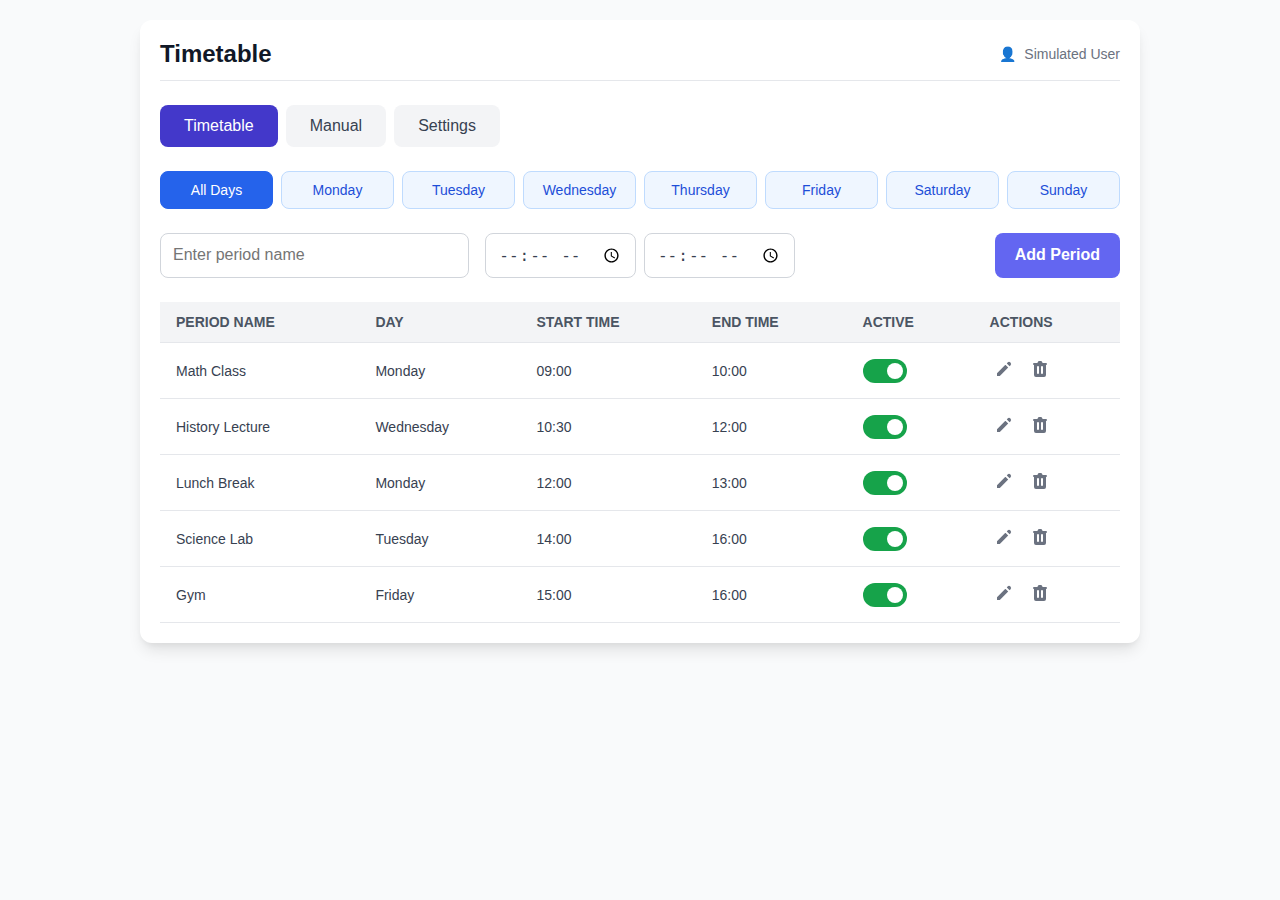
<file: websection/page.html>
<!DOCTYPE html>
<html lang="en">
<head>
    <meta charset="UTF-8">
    <meta name="viewport" content="width=device-width, initial-scale=1.0">
    <title>Simulated Timetable</title>
    <style>
        :root {
            /* Primary Colors */
            --color-indigo-700: #4338ca;
            --color-indigo-500: #6366f1;
            --color-blue-600: #2563eb;
            --color-blue-700: #1d4ed8;
            --color-blue-500: #3b82f6;
            --color-blue-400: #60a5fa;
            --color-blue-300: #93c5fd;
            --color-blue-50: #eff6ff;
            --color-blue-200: #bfdbfe;
            --color-red-600: #dc2626;
            --color-red-700: #b91c1c;
            --color-red-500: #ef4444;
            --color-green-600: #16a34a;
            --color-green-900: #14532d;
            --color-green-500: #22c55e;

            /* Neutral Colors */
            --color-gray-900: #111827;
            --color-gray-800: #1f2937;
            --color-gray-700: #374151;
            --color-gray-600: #4b5563;
            --color-gray-500: #6b7280;
            --color-gray-400: #9ca3af;
            --color-gray-300: #d1d5db;
            --color-gray-200: #e5e7eb;
            --color-gray-100: #f3f4f6;
            --color-gray-50: #f9fafb;
            --color-white: #ffffff;
        }

        /* General styles */
        body {
            font-family: -apple-system, BlinkMacSystemFont, "Segoe UI", Roboto, Helvetica, Arial, sans-serif, "Apple Color Emoji", "Segoe UI Emoji", "Segoe UI Symbol";
            background-color: var(--color-gray-50);
            color: var(--color-gray-700);
            margin: 0;
            padding: 0;
            display: flex;
            justify-content: center;
            align-items: flex-start;
            min-height: 100vh;
        }

        .container {
            width: 100%;
            max-width: 960px;
            margin: 20px;
            padding: 20px;
            background-color: var(--color-white);
            border-radius: 12px;
            box-shadow: 0 10px 15px -3px rgba(0, 0, 0, 0.1), 0 4px 6px -2px rgba(0, 0, 0, 0.05);
        }

        /* Header */
        .header {
            display: flex;
            justify-content: space-between;
            align-items: center;
            border-bottom: 1px solid var(--color-gray-200);
            padding-bottom: 12px;
            margin-bottom: 24px;
        }

        .logo h1 {
            font-size: 1.5rem;
            font-weight: 700;
            color: var(--color-gray-900);
            margin: 0;
        }

        .user-info {
            display: flex;
            align-items: center;
            color: var(--color-gray-500);
            font-size: 0.875rem;
        }

        .user-info .user-icon {
            margin-right: 8px;
        }

        /* Navigation */
        .navigation {
            display: flex;
            gap: 8px;
            margin-bottom: 24px;
        }

        .nav-btn {
            background-color: var(--color-gray-100);
            color: var(--color-gray-700);
            border: none;
            padding: 12px 24px;
            font-size: 1rem;
            font-weight: 500;
            cursor: pointer;
            border-radius: 8px;
            transition: background-color 0.2s, box-shadow 0.2s, color 0.2s;
        }

        .nav-btn:hover {
            background-color: var(--color-gray-200);
        }

        .nav-btn.active {
            background-color: var(--color-indigo-700);
            color: var(--color-white);
        }

        /* Section styles */
        .section {
            display: none;
        }

        .section.active-section {
            display: block;
        }

        /* Timetable specific styles */
        .day-selection {
            display: grid;
            grid-template-columns: repeat(2, 1fr);
            gap: 8px;
            margin-bottom: 24px;
        }

        @media (min-width: 600px) {
            .day-selection {
                grid-template-columns: repeat(4, 1fr);
            }
        }

        @media (min-width: 900px) {
            .day-selection {
                grid-template-columns: repeat(8, 1fr);
            }
        }

        .day-btn {
            background-color: var(--color-blue-50);
            color: var(--color-blue-700);
            border: 1px solid var(--color-blue-200);
            padding: 10px;
            font-size: 0.875rem;
            font-weight: 500;
            cursor: pointer;
            border-radius: 8px;
            transition: background-color 0.2s, border-color 0.2s;
        }

        .day-btn:hover {
            background-color: var(--color-blue-100);
            border-color: var(--color-blue-300);
        }

        .day-btn.active {
            background-color: var(--color-blue-600);
            color: var(--color-white);
            border-color: var(--color-blue-600);
        }

        .add-period-form {
            display: grid;
            grid-template-columns: 1fr;
            gap: 16px;
            margin-bottom: 24px;
        }

        @media (min-width: 600px) {
            .add-period-form {
                grid-template-columns: repeat(3, 1fr);
            }
        }

        .add-period-form input {
            width: 100%;
            padding: 10px 12px;
            border: 1px solid var(--color-gray-300);
            border-radius: 8px;
            box-sizing: border-box;
            font-size: 1rem;
            color: var(--color-gray-700);
            transition: border-color 0.2s;
        }

        .add-period-form input:focus {
            outline: none;
            border-color: var(--color-blue-500);
        }

        .add-period-form .time-inputs {
            display: flex;
            gap: 8px;
        }

        .add-period-form .form-actions {
            display: flex;
            justify-content: flex-end;
            gap: 8px;
        }

        .btn {
            padding: 10px 20px;
            border: none;
            border-radius: 8px;
            font-size: 1rem;
            font-weight: 600;
            cursor: pointer;
            transition: background-color 0.2s, box-shadow 0.2s;
        }

        .btn-primary {
            background-color: var(--color-indigo-500);
            color: var(--color-white);
        }

        .btn-primary:hover {
            background-color: var(--color-indigo-700);
        }
        
        .btn-cancel {
            background-color: var(--color-gray-200);
            color: var(--color-gray-700);
        }

        .btn-cancel:hover {
            background-color: var(--color-gray-300);
        }

        .table-wrapper {
            overflow-x: auto;
        }

        .timetable-table {
            width: 100%;
            border-collapse: collapse;
            text-align: left;
            font-size: 0.875rem;
        }

        .timetable-table thead tr {
            background-color: var(--color-gray-100);
            border-bottom: 1px solid var(--color-gray-200);
            color: var(--color-gray-600);
            text-transform: uppercase;
            font-weight: 600;
        }

        .timetable-table th, .timetable-table td {
            padding: 12px 16px;
            border-bottom: 1px solid var(--color-gray-200);
            white-space: nowrap;
        }

        .timetable-table tbody tr {
            transition: background-color 0.2s;
        }
        
        .timetable-table tbody tr.editing-row, .timetable-table tbody tr:hover {
            background-color: var(--color-gray-50);
        }

        .timetable-table tbody tr.deactivated-row {
            background-color: var(--color-gray-50);
            color: var(--color-gray-400);
        }

        .timetable-table .status-indicator {
            height: 12px;
            width: 12px;
            background-color: var(--color-green-500);
            border-radius: 9999px;
            display: inline-block;
            margin-right: 8px;
            vertical-align: middle;
            transition: background-color 0.2s;
        }

        .timetable-table .deactivated-row .status-indicator {
            background-color: var(--color-gray-400);
        }

        .timetable-table .actions {
            display: flex;
            gap: 8px;
        }

        .timetable-table .action-btn {
            background-color: transparent;
            border: none;
            color: var(--color-gray-500);
            cursor: pointer;
            padding: 4px;
            transition: color 0.2s;
        }

        .timetable-table .action-btn:hover {
            color: var(--color-gray-700);
        }

        .timetable-table .action-btn.edit-btn:hover {
            color: var(--color-blue-500);
        }

        .timetable-table .action-btn.delete-btn:hover {
            color: var(--color-red-500);
        }

        /* Input switch styles */
        .switch {
            position: relative;
            display: inline-block;
            width: 44px;
            height: 24px;
        }

        .switch input {
            opacity: 0;
            width: 0;
            height: 0;
        }

        .slider {
            position: absolute;
            cursor: pointer;
            top: 0;
            left: 0;
            right: 0;
            bottom: 0;
            background-color: var(--color-gray-200);
            transition: .4s;
            border-radius: 24px;
        }

        .slider:before {
            position: absolute;
            content: "";
            height: 16px;
            width: 16px;
            left: 4px;
            bottom: 4px;
            background-color: white;
            transition: .4s;
            border-radius: 50%;
        }

        input:checked + .slider {
            background-color: var(--color-green-600);
        }

        input:focus + .slider {
            box-shadow: 0 0 1px var(--color-green-600);
        }

        input:checked + .slider:before {
            transform: translateX(20px);
        }

        /* Settings section styles */
        .settings-grid {
            display: grid;
            grid-template-columns: 1fr;
            gap: 24px;
        }

        @media (min-width: 600px) {
            .settings-grid {
                grid-template-columns: repeat(2, 1fr);
            }
        }

        .settings-card {
            background-color: var(--color-gray-50);
            padding: 20px;
            border-radius: 8px;
            border: 1px solid var(--color-gray-200);
        }

        .settings-card h3 {
            margin: 0 0 16px 0;
            font-size: 1.125rem;
            color: var(--color-gray-800);
        }

        /* Manual section styles */
        .manual-content {
            padding: 16px;
            background-color: var(--color-gray-50);
            border-radius: 8px;
            border: 1px solid var(--color-gray-200);
        }
        
        .manual-content h2 {
            margin-top: 0;
        }
        
        .manual-list {
            list-style-type: disc;
            padding-left: 20px;
            margin: 0;
        }

        .manual-list li {
            margin-bottom: 8px;
        }

        /* Custom Modal styles */
        .custom-modal-overlay {
            position: fixed;
            top: 0;
            left: 0;
            width: 100%;
            height: 100%;
            background-color: rgba(0, 0, 0, 0.5);
            display: none; /* Initially hidden */
            justify-content: center;
            align-items: center;
            z-index: 1000;
        }

        .custom-modal-content {
            background-color: var(--color-white);
            padding: 32px;
            border-radius: 12px;
            box-shadow: 0 20px 25px -5px rgba(0, 0, 0, 0.1), 0 10px 10px -5px rgba(0, 0, 0, 0.04);
            max-width: 400px;
            text-align: center;
        }

        .custom-modal-content h3 {
            margin-top: 0;
            font-size: 1.25rem;
            color: var(--color-gray-900);
        }

        .custom-modal-content p {
            margin: 8px 0 24px 0;
            color: var(--color-gray-600);
        }

        .modal-buttons {
            display: flex;
            justify-content: center;
            gap: 12px;
        }

        .btn-danger {
            background-color: var(--color-red-600);
            color: var(--color-white);
        }
        
        .btn-danger:hover {
            background-color: var(--color-red-700);
        }

    </style>
</head>
<body>

    <div class="container">
        <header class="header">
            <div class="logo">
                <h1>Timetable</h1>
            </div>
            <div class="user-info">
                <span class="user-icon">👤</span>
                <span id="user-email-placeholder">Simulated User</span>
            </div>
        </header>

        <nav class="navigation">
            <button id="navTimetableBtn" class="nav-btn active">Timetable</button>
            <button id="navManualBtn" class="nav-btn">Manual</button>
            <button id="navSettingsBtn" class="nav-btn">Settings</button>
        </nav>

        <!-- Timetable Section -->
        <section id="timetableSection" class="section active-section">
            <div class="day-selection" id="day-selection">
                <!-- Day buttons will be rendered here by JavaScript -->
            </div>

            <div class="add-period-form">
                <input type="text" id="periodNameInput" placeholder="Enter period name" />
                <div class="time-inputs">
                    <input type="time" id="startTimeInput" />
                    <input type="time" id="endTimeInput" />
                </div>
                <div class="form-actions">
                    <button id="addPeriodBtn" class="btn btn-primary">Add Period</button>
                </div>
            </div>

            <div class="table-wrapper">
                <table class="timetable-table">
                    <thead>
                        <tr>
                            <th>Period Name</th>
                            <th>Day</th>
                            <th>Start Time</th>
                            <th>End Time</th>
                            <th>Active</th>
                            <th>Actions</th>
                        </tr>
                    </thead>
                    <tbody id="timetable-body">
                        <!-- Timetable rows will be rendered here by JavaScript -->
                    </tbody>
                </table>
            </div>
        </section>

        <!-- Manual Section -->
        <section id="manualSection" class="section hidden-section">
            <div class="manual-content">
                <h2>User Manual</h2>
                <p>Welcome to your real-time timetable! This manual will guide you through the features.</p>
                <ul class="manual-list">
                    <li><b>Add a Period:</b> Enter the name, start time, and end time in the form at the top and click "Add Period."</li>
                    <li><b>Edit a Period:</b> Click the pencil icon next to a period. The row will become editable. Click the save icon to commit changes.</li>
                    <li><b>Delete a Period:</b> Click the trash can icon to remove a period. A confirmation pop-up will appear.</li>
                    <li><b>Activate/Deactivate:</b> Use the toggle switch to set a period as active or inactive. Inactive periods are grayed out.</li>
                    <li><b>Day Filter:</b> Use the buttons at the top to filter the timetable by day of the week.</li>
                </ul>
            </div>
        </section>

        <!-- Settings Section -->
        <section id="settingsSection" class="section hidden-section">
            <div class="settings-grid">
                <div class="settings-card">
                    <h3>Theme</h3>
                    <p>Change the appearance of the application.</p>
                    <div class="flex gap-2">
                        <button class="btn btn-primary">Light Mode</button>
                        <button class="btn btn-primary" disabled>Dark Mode (Coming Soon)</button>
                    </div>
                </div>
                <div class="settings-card">
                    <h3>Notifications</h3>
                    <p>Enable or disable notifications for upcoming periods.</p>
                    <label class="switch">
                        <input type="checkbox" checked>
                        <span class="slider"></span>
                    </label>
                </div>
            </div>
        </section>

    </div>

    <!-- Custom Modal for Confirmation -->
    <div id="custom-modal-overlay" class="custom-modal-overlay">
        <div class="custom-modal-content">
            <h3 id="modal-title">Confirm Action</h3>
            <p id="modal-message">Are you sure you want to perform this action?</p>
            <div class="modal-buttons">
                <button id="modal-cancel-btn" class="btn btn-cancel">Cancel</button>
                <button id="modal-confirm-btn" class="btn btn-danger">Confirm</button>
            </div>
        </div>
    </div>

    <script type="module">
        let periods = [];
        let selectedDay = 'All Days';

        // DOM element references
        const navTimetableBtn = document.getElementById('navTimetableBtn');
        const navManualBtn = document.getElementById('navManualBtn');
        const navSettingsBtn = document.getElementById('navSettingsBtn');
        const timetableSection = document.getElementById('timetableSection');
        const manualSection = document.getElementById('manualSection');
        const settingsSection = document.getElementById('settingsSection');
        const userEmailPlaceholder = document.getElementById('user-email-placeholder');
        const daySelection = document.getElementById('day-selection');
        const timetableBody = document.getElementById('timetable-body');
        const periodNameInput = document.getElementById('periodNameInput');
        const startTimeInput = document.getElementById('startTimeInput');
        const endTimeInput = document.getElementById('endTimeInput');
        const addPeriodBtn = document.getElementById('addPeriodBtn');
        const customModalOverlay = document.getElementById('custom-modal-overlay');
        const modalTitle = document.getElementById('modal-title');
        const modalMessage = document.getElementById('modal-message');
        const modalCancelBtn = document.getElementById('modal-cancel-btn');
        const modalConfirmBtn = document.getElementById('modal-confirm-btn');

        // Function to show a custom modal (replaces alert/confirm)
        const showCustomModal = (title, message) => {
            return new Promise((resolve) => {
                modalTitle.textContent = title;
                modalMessage.textContent = message;
                customModalOverlay.style.display = 'flex';

                const handleConfirm = () => {
                    customModalOverlay.style.display = 'none';
                    resolve(true);
                };

                const handleCancel = () => {
                    customModalOverlay.style.display = 'none';
                    resolve(false);
                };

                modalConfirmBtn.onclick = handleConfirm;
                modalCancelBtn.onclick = handleCancel;
            });
        };

        // CRUD Operations using localStorage
        const savePeriodsToLocal = () => {
            localStorage.setItem('periods', JSON.stringify(periods));
        };

        const loadPeriodsFromLocal = () => {
            const storedPeriods = localStorage.getItem('periods');
            periods = storedPeriods ? JSON.parse(storedPeriods) : [];
        };

        const addPeriod = (name, day, startTime, endTime, isActive) => {
            const newPeriod = {
                id: crypto.randomUUID(),
                name,
                day,
                startTime,
                endTime,
                isActive,
                createdAt: new Date().toISOString()
            };
            periods.push(newPeriod);
            savePeriodsToLocal();
            periodNameInput.value = '';
            startTimeInput.value = '';
            endTimeInput.value = '';
            renderTimetable();
        };

        const updatePeriod = (id, updatedData) => {
            const index = periods.findIndex(p => p.id === id);
            if (index !== -1) {
                periods[index] = { ...periods[index], ...updatedData };
                savePeriodsToLocal();
                renderTimetable();
            }
        };

        const deletePeriod = async (id) => {
            const confirmed = await showCustomModal(
                "Delete Period",
                "Are you sure you want to delete this period?"
            );

            if (confirmed) {
                periods = periods.filter(p => p.id !== id);
                savePeriodsToLocal();
                renderTimetable();
            }
        };

        // UI Rendering Functions
        const renderTimetable = () => {
            // Sort data by startTime
            const sortedData = periods.sort((a, b) => a.startTime.localeCompare(b.startTime));
            
            timetableBody.innerHTML = '';
            const filteredPeriods = selectedDay === 'All Days'
                ? sortedData
                : sortedData.filter(p => p.day === selectedDay);

            if (filteredPeriods.length === 0) {
                const row = timetableBody.insertRow();
                const cell = row.insertCell(0);
                cell.colSpan = 6;
                cell.textContent = "No periods found for this day.";
                cell.style.textAlign = 'center';
                cell.style.padding = '20px';
                return;
            }

            filteredPeriods.forEach(period => {
                const row = timetableBody.insertRow();
                row.classList.toggle('deactivated-row', !period.isActive);
                row.dataset.id = period.id;

                const nameCell = row.insertCell(0);
                nameCell.textContent = period.name;
                
                const dayCell = row.insertCell(1);
                dayCell.textContent = period.day;

                const startTimeCell = row.insertCell(2);
                startTimeCell.textContent = period.startTime;

                const endTimeCell = row.insertCell(3);
                endTimeCell.textContent = period.endTime;

                const statusCell = row.insertCell(4);
                const switchLabel = document.createElement('label');
                switchLabel.className = 'switch';
                const switchInput = document.createElement('input');
                switchInput.type = 'checkbox';
                switchInput.checked = period.isActive;
                switchInput.onchange = () => updatePeriod(period.id, { isActive: switchInput.checked });
                const sliderSpan = document.createElement('span');
                sliderSpan.className = 'slider';
                switchLabel.appendChild(switchInput);
                switchLabel.appendChild(sliderSpan);
                statusCell.appendChild(switchLabel);

                const actionsCell = row.insertCell(5);
                actionsCell.className = 'actions';

                // Edit button
                const editBtn = document.createElement('button');
                editBtn.className = 'action-btn edit-btn';
                editBtn.innerHTML = `
                    <svg xmlns="http://www.w3.org/2000/svg" class="h-5 w-5" viewBox="0 0 20 20" fill="currentColor" width="20" height="20">
                        <path d="M13.586 3.586a2 2 0 112.828 2.828l-.793.793-2.828-2.828.793-.793zM11.379 5.793L3 14.172V17h2.828l8.38-8.379-2.83-2.828z" />
                    </svg>
                `;
                editBtn.onclick = () => enableEditing(row, period);
                actionsCell.appendChild(editBtn);

                // Delete button
                const deleteBtn = document.createElement('button');
                deleteBtn.className = 'action-btn delete-btn';
                deleteBtn.innerHTML = `
                    <svg xmlns="http://www.w3.org/2000/svg" class="h-5 w-5" viewBox="0 0 20 20" fill="currentColor" width="20" height="20">
                        <path fill-rule="evenodd" d="M9 2a1 1 0 00-.894.553L7.382 4H4a1 1 0 000 2v10a2 2 0 002 2h8a2 2 0 002-2V6a1 1 0 100-2h-3.382l-.724-1.447A1 1 0 0011 2H9zM7 8a1 1 0 012 0v6a1 1 0 11-2 0V8zm5-1a1 1 0 00-1 1v6a1 1 0 102 0V8a1 1 0 00-1-1z" clip-rule="evenodd" />
                    </svg>
                `;
                deleteBtn.onclick = () => deletePeriod(period.id);
                actionsCell.appendChild(deleteBtn);
            });
        };

        const enableEditing = (row, period) => {
            row.classList.add('editing-row');
            const cells = row.cells;
            const originalDay = period.day;

            // Name input
            const nameInput = document.createElement('input');
            nameInput.type = 'text';
            nameInput.value = period.name;
            nameInput.style.cssText = 'width: 100%; padding: 4px; border: 1px solid var(--color-gray-300); border-radius: 4px;';
            cells[0].innerHTML = '';
            cells[0].appendChild(nameInput);

            // Day dropdown
            const daySelect = document.createElement('select');
            const days = ['Monday', 'Tuesday', 'Wednesday', 'Thursday', 'Friday', 'Saturday', 'Sunday'];
            days.forEach(day => {
                const option = document.createElement('option');
                option.value = day;
                option.textContent = day;
                if (day === originalDay) option.selected = true;
                daySelect.appendChild(option);
            });
            daySelect.style.cssText = 'width: 100%; padding: 4px; border: 1px solid var(--color-gray-300); border-radius: 4px;';
            cells[1].innerHTML = '';
            cells[1].appendChild(daySelect);

            // Start Time input
            const startTimeInput = document.createElement('input');
            startTimeInput.type = 'time';
            startTimeInput.value = period.startTime;
            startTimeInput.style.cssText = 'width: 100%; padding: 4px; border: 1px solid var(--color-gray-300); border-radius: 4px;';
            cells[2].innerHTML = '';
            cells[2].appendChild(startTimeInput);

            // End Time input
            const endTimeInput = document.createElement('input');
            endTimeInput.type = 'time';
            endTimeInput.value = period.endTime;
            endTimeInput.style.cssText = 'width: 100%; padding: 4px; border: 1px solid var(--color-gray-300); border-radius: 4px;';
            cells[3].innerHTML = '';
            cells[3].appendChild(endTimeInput);

            // Action buttons
            const actionsCell = cells[5];
            actionsCell.innerHTML = '';

            // Save button
            const saveBtn = document.createElement('button');
            saveBtn.className = 'action-btn';
            saveBtn.innerHTML = `
                <svg xmlns="http://www.w3.org/2000/svg" class="h-5 w-5" viewBox="0 0 20 20" fill="currentColor" width="20" height="20">
                    <path fill-rule="evenodd" d="M10 18a8 8 0 100-16 8 8 0 000 16zm3.707-9.293a1 1 0 00-1.414-1.414L9 10.586 7.707 9.293a1 1 0 00-1.414 1.414l2 2a1 1 0 001.414 0l4-4z" clip-rule="evenodd" />
                </svg>
            `;
            saveBtn.onclick = () => {
                updatePeriod(period.id, {
                    name: nameInput.value,
                    day: daySelect.value,
                    startTime: startTimeInput.value,
                    endTime: endTimeInput.value
                });
                row.classList.remove('editing-row');
            };
            actionsCell.appendChild(saveBtn);
            
            // Cancel button
            const cancelBtn = document.createElement('button');
            cancelBtn.className = 'action-btn';
            cancelBtn.innerHTML = `
                <svg xmlns="http://www.w3.org/2000/svg" class="h-5 w-5" viewBox="0 0 20 20" fill="currentColor" width="20" height="20">
                    <path fill-rule="evenodd" d="M10 18a8 8 0 100-16 8 8 0 000 16zM8.707 7.293a1 1 0 00-1.414 1.414L8.586 10l-1.293 1.293a1 1 0 101.414 1.414L10 11.414l1.293 1.293a1 1 0 001.414-1.414L11.414 10l1.293-1.293a1 1 0 00-1.414-1.414L10 8.586 8.707 7.293z" clip-rule="evenodd" />
                </svg>
            `;
            cancelBtn.onclick = () => {
                row.classList.remove('editing-row');
                renderTimetable(); // Re-render the table to show original values
            };
            actionsCell.appendChild(cancelBtn);
        };

        const renderDaySelectionButtons = () => {
            const days = ['All Days', 'Monday', 'Tuesday', 'Wednesday', 'Thursday', 'Friday', 'Saturday', 'Sunday'];
            daySelection.innerHTML = '';
            days.forEach(day => {
                const btn = document.createElement('button');
                btn.className = 'day-btn';
                btn.textContent = day;
                if (day === selectedDay) {
                    btn.classList.add('active');
                }
                btn.onclick = () => {
                    document.querySelectorAll('.day-btn').forEach(b => b.classList.remove('active'));
                    btn.classList.add('active');
                    selectedDay = day;
                    renderTimetable();
                };
                daySelection.appendChild(btn);
            });
        };

        // Section Toggling Logic
        const showSection = (sectionId) => {
            document.querySelectorAll('.section').forEach(section => {
                section.classList.remove('active-section');
                section.classList.add('hidden-section');
            });

            document.querySelectorAll('.nav-btn').forEach(btn => {
                btn.classList.remove('active');
            });

            if (sectionId === 'timetableSection') {
                timetableSection.classList.remove('hidden-section');
                timetableSection.classList.add('active-section');
                navTimetableBtn.classList.add('active');
            } else if (sectionId === 'manualSection') {
                manualSection.classList.remove('hidden-section');
                manualSection.classList.add('active-section');
                navManualBtn.classList.add('active');
            } else if (sectionId === 'settingsSection') {
                settingsSection.classList.remove('hidden-section');
                settingsSection.classList.add('active-section');
                navSettingsBtn.classList.add('active');
            }
        };

        // Event listeners
        navTimetableBtn.onclick = () => showSection('timetableSection');
        navManualBtn.onclick = () => showSection('manualSection');
        navSettingsBtn.onclick = () => showSection('settingsSection');

        addPeriodBtn.onclick = () => {
            const name = periodNameInput.value;
            const startTime = startTimeInput.value;
            const endTime = endTimeInput.value;
            const day = selectedDay === 'All Days' ? 'Monday' : selectedDay;
            if (name && startTime && endTime) {
                addPeriod(name, day, startTime, endTime, true);
            } else {
                 showCustomModal("Error", "Please fill in all fields.");
            }
        };

        // Initial setup when the window loads
        window.onload = async () => {
            // Check if there are no periods stored, then add defaults.
            if (!localStorage.getItem('periods') || JSON.parse(localStorage.getItem('periods')).length === 0) {
                const defaultPeriods = [
                    { id: crypto.randomUUID(), name: 'Math Class', day: 'Monday', startTime: '09:00', endTime: '10:00', isActive: true, createdAt: new Date().toISOString() },
                    { id: crypto.randomUUID(), name: 'Lunch Break', day: 'Monday', startTime: '12:00', endTime: '13:00', isActive: true, createdAt: new Date().toISOString() },
                    { id: crypto.randomUUID(), name: 'Science Lab', day: 'Tuesday', startTime: '14:00', endTime: '16:00', isActive: true, createdAt: new Date().toISOString() },
                    { id: crypto.randomUUID(), name: 'History Lecture', day: 'Wednesday', startTime: '10:30', endTime: '12:00', isActive: true, createdAt: new Date().toISOString() },
                    { id: crypto.randomUUID(), name: 'Gym', day: 'Friday', startTime: '15:00', endTime: '16:00', isActive: true, createdAt: new Date().toISOString() },
                ];
                localStorage.setItem('periods', JSON.stringify(defaultPeriods));
            }

            loadPeriodsFromLocal();
            renderDaySelectionButtons();
            renderTimetable();
            showSection('timetableSection');
        };
    </script>
</body>
</html>
</file>
